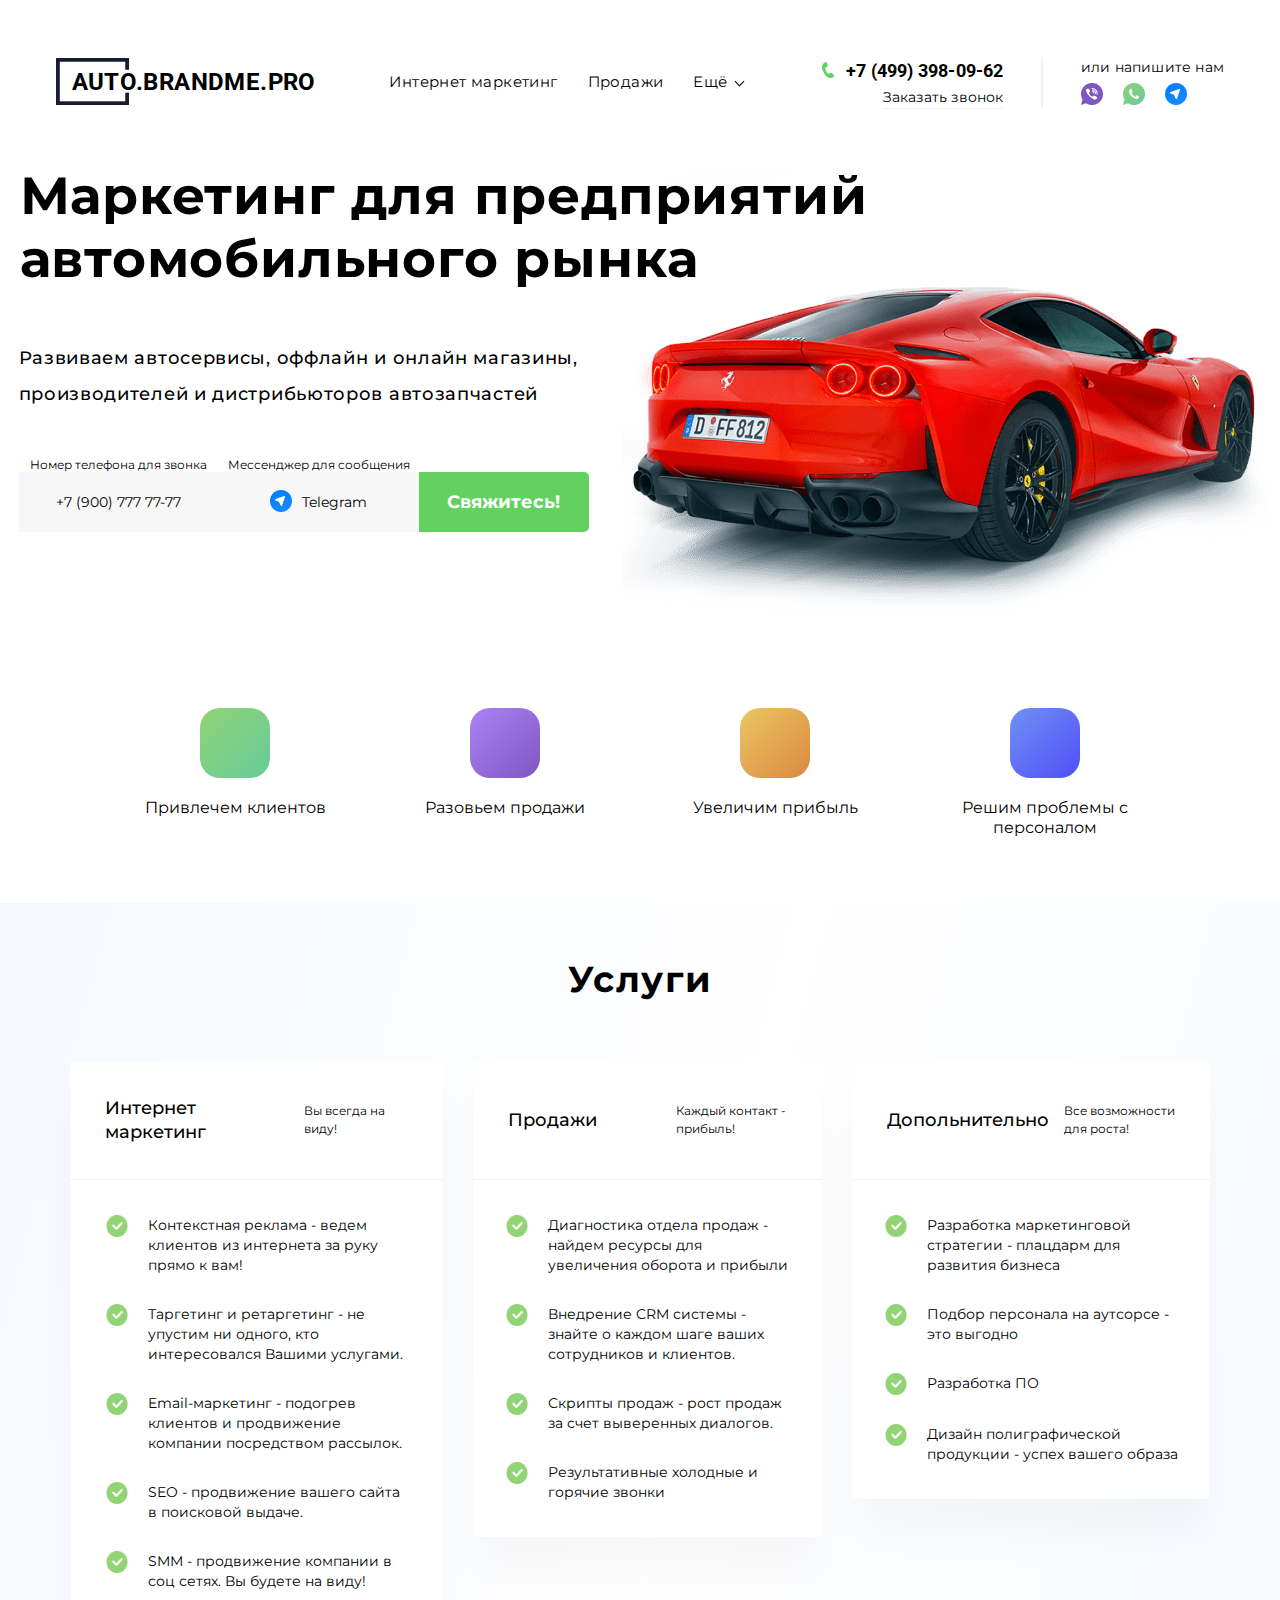
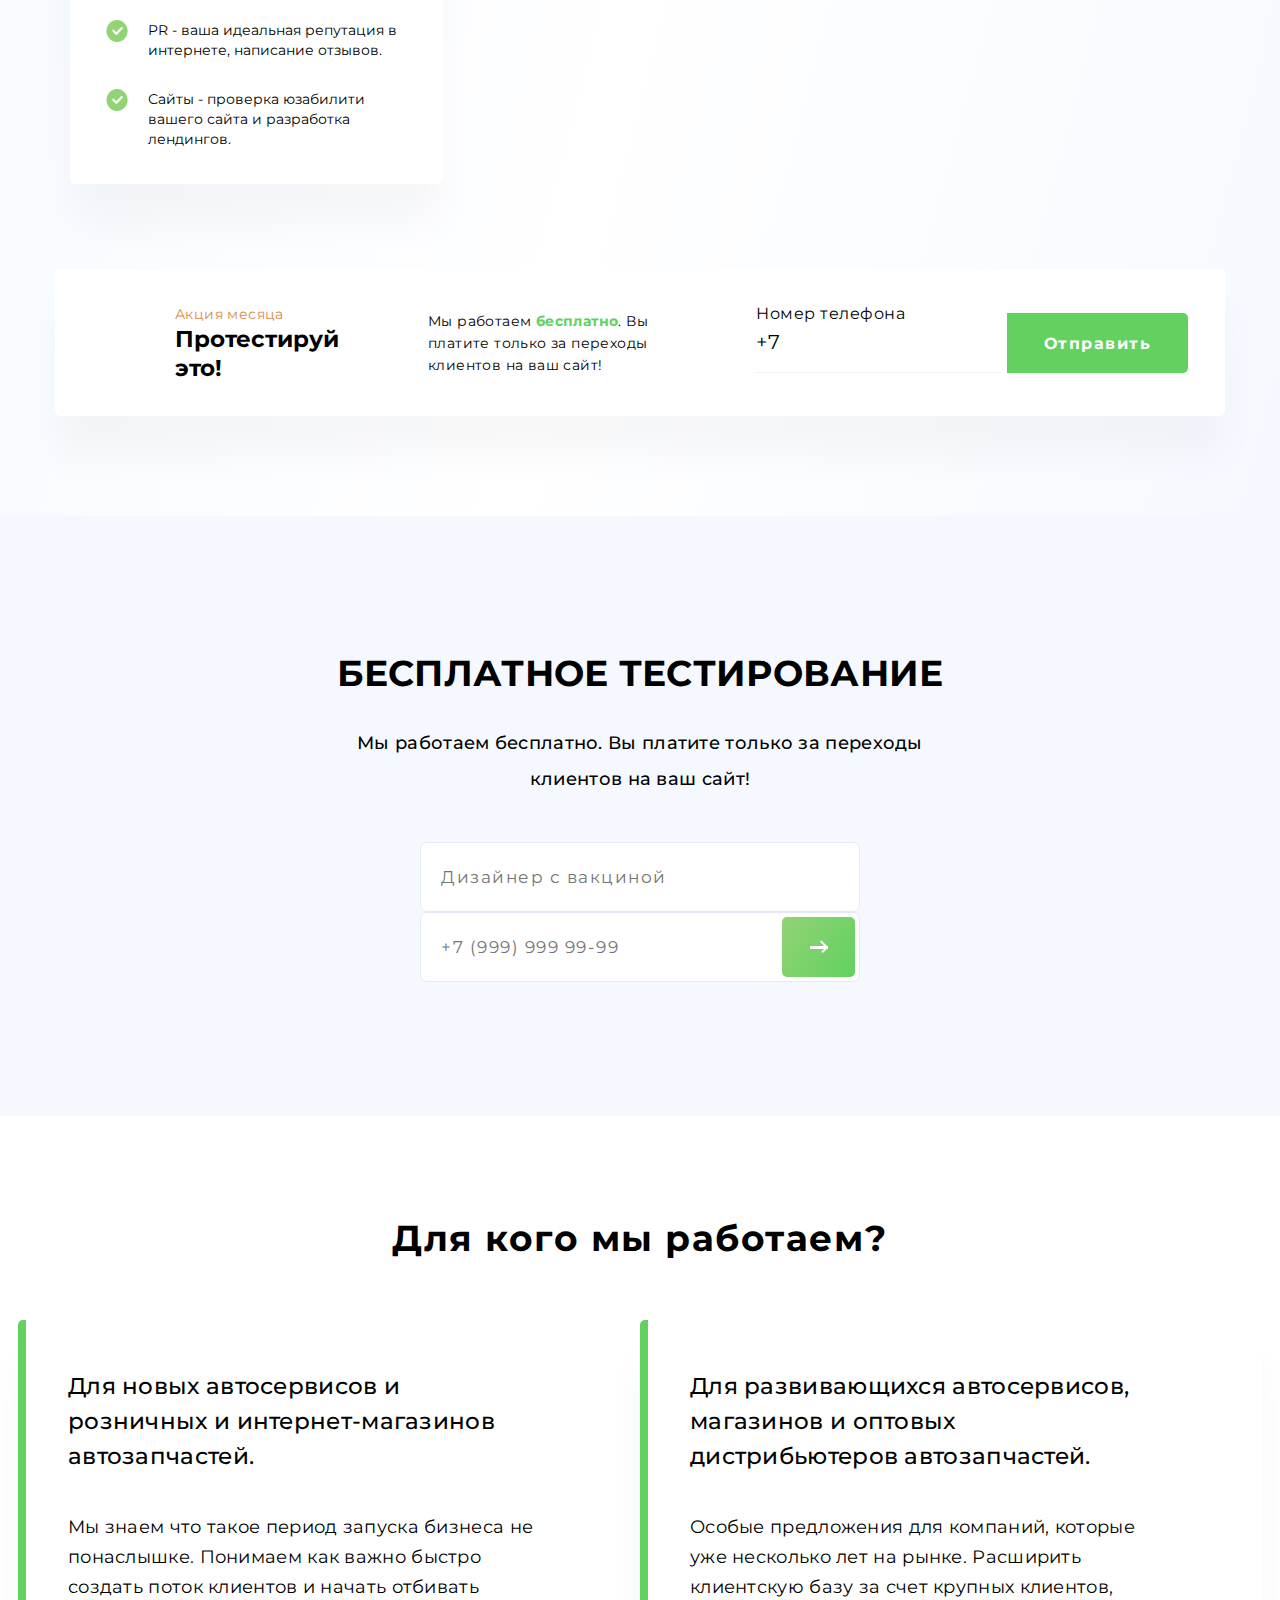
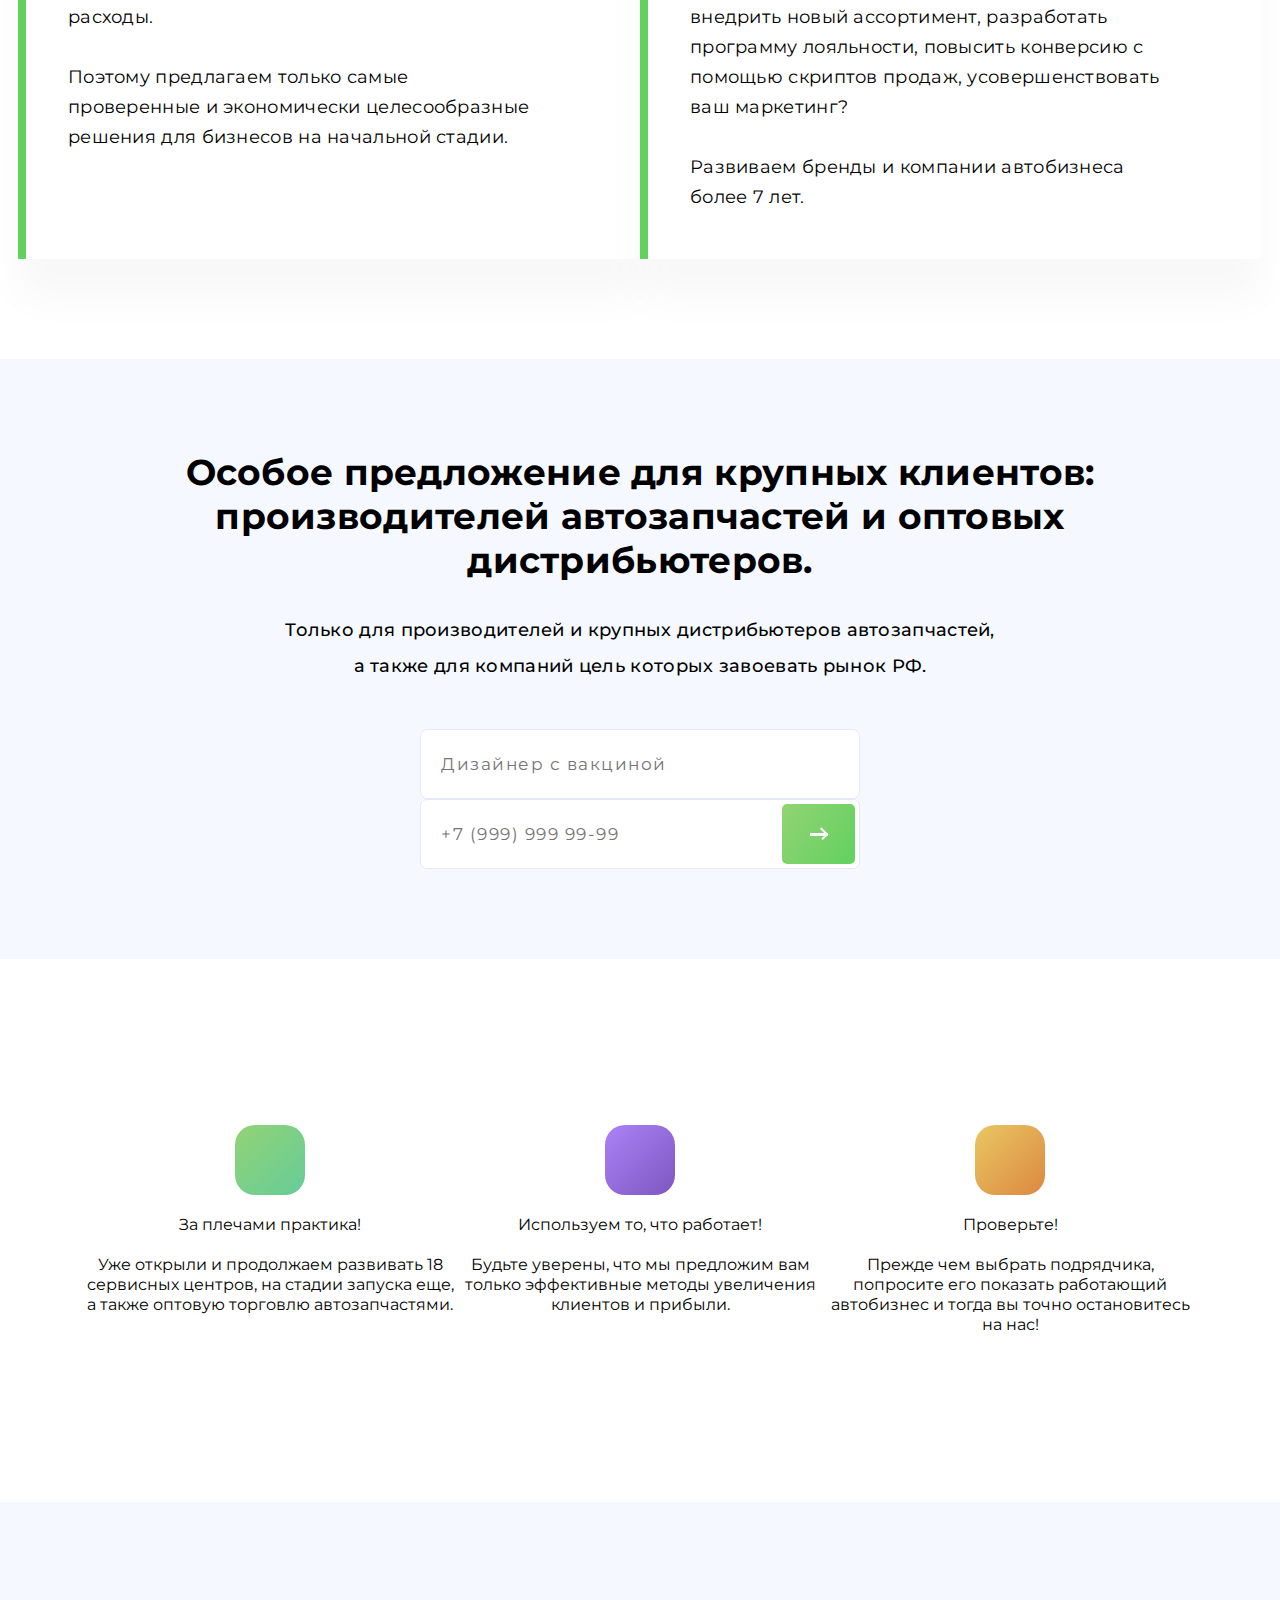
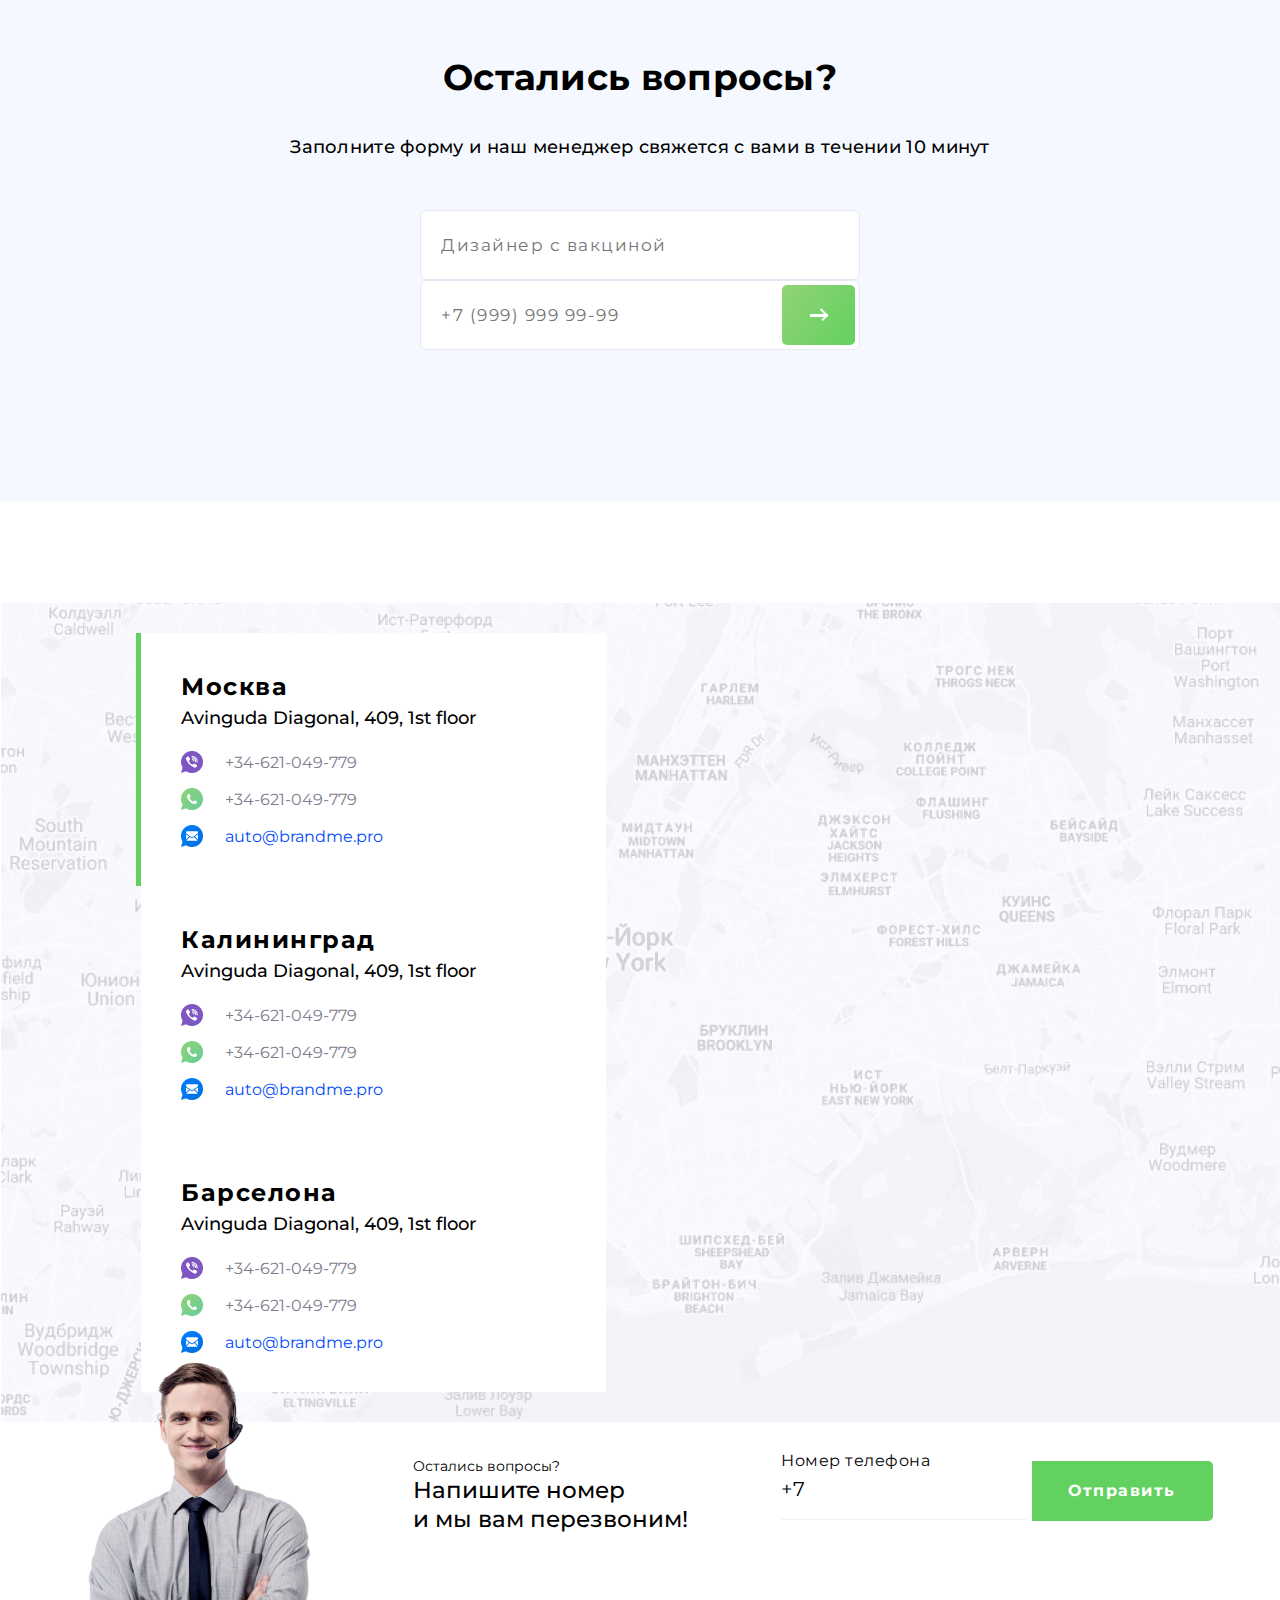
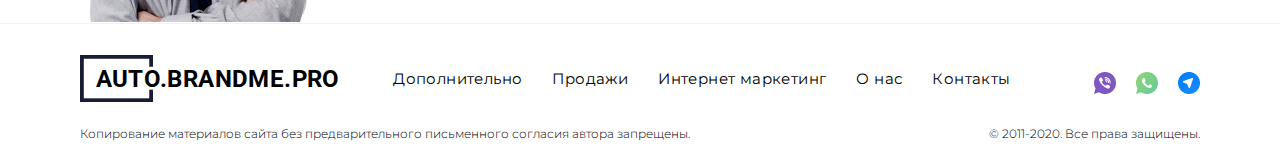
<file: index.html>
<!DOCTYPE html>
<html lang="en">

<head>
  <meta charset="UTF-8">
  <meta name="viewport" content="width=device-width, initial-scale=1.0">
  <meta http-equiv="X-UA-Compatible" content="ie=edge">
  <link rel="stylesheet" href="./css/style.css">
  <title>Auto.Brandme.PRO - Маркетинг для предприятий автомобильного рынка</title>
</head>

<body>

    <section class="header">
      <section class="header__item logo">
        <img src="./img/logo_rectangle.png" alt="" class="logo__image">
        <p class="logo__text">auto.brandme.pro</p>
      </section>
      <nav class="header__item menu">
        <ul class="menu__list">
          <li class="menu__item">
            <a href="" class="menu__link">Интернет маркетинг</a>
          </li>
          <li class="menu__item">
            <a href="" class="menu__link">Продажи</a>
          </li>
          <li class="menu__item ">
            <a href="" class="menu__link menu__link--else">Ещё</a>
          </li>
        </ul>
      </nav>
      <section class="header__item contacts">
        <div class="contacts__part">
          <p class="contacts__phoneNumber">
            <a href="tel:+74993980962">+7 (499) 398-09-62</a>
          </p>
          <p class="contacts__text contacts__text--border">Заказать звонок</p>
        </div>
        <div class="contacts__part--border"></div>
        <div class="contacts__part">
          <p class="contacts__text">или напишите нам</p>
          <section class="socialBlock">
            <ul class="socialBlock__list">
              <li class="socialBlock__item">
                <a href="#">
                  <img src="./img/social_icons/Viber.png" alt="Ссылка на Viber" class="socialBlock__icon">
                </a>
              </li>
              <li class="socialBlock__item">
                <a href="#">
                  <img src="./img/social_icons/Whatsapp.png" alt="Ссылка на Whatsapp" class="socialBlock__icon">
                </a>
              </li>
              <li class="socialBlock__item">
                <a href="#">
                  <img src="./img/social_icons/Telegram.png" alt="Ссылка на Telegram" class="socialBlock__icon">
                </a>
              </li>
            </ul>
          </section>
        </div>
      </section>
    </section>

    <section class="content">
      <h1 class="content__h1">Маркетинг для предприятий автомобильного рынка</h1>
      <div class="content__wrap content__wrap--width568">
        <img src="./img/car.png" alt="Красный гоночный автомобиль" class="content__image order--1">
        <div class="content__wrap content__wrap--column order--2">
            <p class="content__text">Развиваем автосервисы, оффлайн и онлайн магазины, производителей и дистрибьюторов автозапчастей</p>
            <div class="contactUs">
              <div class="contactUs__part">
                <p class="contactUs__smalltext">Номер телефона для звонка</p>
                <a href="tel:+79007777777" class="contactUs__text"> +7 (900) 777 77-77 </a>
              </div>
              <div class="contactUs__part">
                <p class="contactUs__smalltext">Мессенджер для сообщения</p>
                <a href="#" class="contactUs__text contactUs__text--telegram">Telegram</a>
              </div>
              <button class="contactUs__button">Свяжитесь!</button>
            </div>
            </div>
          </div>
      </div>
    </section>
    <section class="profit">
      <div class="profit__wrap">
        <div class="profit__card">
          <div class="profit__icon profit__icon--green"></div>
          <p class="profit__title">Привлечем клиентов</p>
        </div>
        <div class="profit__card">
          <div class="profit__icon profit__icon--purple"></div>
          <p class="profit__title">Разовьем продажи</p>
        </div>
        <div class="profit__card">
          <div class="profit__icon profit__icon--orange"></div>
          <p class="profit__title">Увеличим прибыль</p>
        </div>
        <div class="profit__card">
          <div class="profit__icon profit__icon--blue"></div>
          <p class="profit__title">Решим проблемы с персоналом </p>
        </div>
      </div>
    </section>
    <section class="services">
      <div class="services__wrap">
        <h2 class="services__title">Услуги</h2>
        <div class="services__block">
          <section class="services__card">
            <div class="services__header">
              <p class="services__text services__text--big">Интернет маркетинг</p>
              <p class="services__text services__text--small">Вы всегда на виду!</p>
            </div>
            <div class="services__body">
              <div class="services__string">
                <img src="./img/check.png" alt="" class="services__icon">
                <p class="services__text">Контекстная реклама - ведем клиентов из интернета за руку прямо к вам!</p>
              </div>
              <div class="services__string">
                <img src="./img/check.png" alt="" class="services__icon">
                <p class="services__text">Таргетинг и ретаргетинг - не упустим ни одного, кто интересовался Вашими услугами.</p>
              </div>
              <div class="services__string">
                <img src="./img/check.png" alt="" class="services__icon">
                <p class="services__text">Email-маркетинг - подогрев клиентов и продвижение компании посредством рассылок.</p>
              </div>
              <div class="services__string">
                <img src="./img/check.png" alt="" class="services__icon">
                <p class="services__text">SEO - продвижение вашего сайта в поисковой выдаче.</p>
              </div>
              <div class="services__string">
                <img src="./img/check.png" alt="" class="services__icon">
                <p class="services__text">SMM - продвижение компании в соц сетях. Вы будете на виду!</p>
              </div>
              <div class="services__string">
                <img src="./img/check.png" alt="" class="services__icon">
                <p class="services__text">PR - ваша идеальная репутация в интернете, написание отзывов.</p>
              </div>
              <div class="services__string">
                <img src="./img/check.png" alt="" class="services__icon">
                <p class="services__text">Сайты - проверка юзабилити вашего сайта и разработка лендингов.</p>
              </div>
            </div>
          </section>
          <section class="services__card">
            <div class="services__header">
              <p class="services__text services__text--big">Продажи</p>
              <p class="services__text services__text--small">Каждый контакт - прибыль!</p>
            </div>
            <div class="services__body">
              <div class="services__string">
                <img src="./img/check.png" alt="" class="services__icon">
                <p class="services__text">Диагностика отдела продаж - найдем ресурсы для увеличения оборота и прибыли</p>
              </div>
              <div class="services__string">
                <img src="./img/check.png" alt="" class="services__icon">
                <p class="services__text">Внедрение CRM системы - знайте о каждом шаге ваших сотрудников и клиентов.</p>
              </div>
              <div class="services__string">
                <img src="./img/check.png" alt="" class="services__icon">
                <p class="services__text">Скрипты продаж - рост продаж за счет выверенных диалогов.</p>
              </div>
              <div class="services__string">
                <img src="./img/check.png" alt="" class="services__icon">
                <p class="services__text">Результативные холодные и горячие звонки</p>
              </div>
            </div>
          </section>
          <section class="services__card">
            <div class="services__header">
              <p class="services__text services__text--big">Допольнительно</p>
              <p class="services__text services__text--small">Все возможности для роста!</p>
            </div>
            <div class="services__body">
              <div class="services__string">
                <img src="./img/check.png" alt="" class="services__icon">
                <p class="services__text">Разработка маркетинговой стратегии - плацдарм для развития бизнеса</p>
              </div>
              <div class="services__string">
                <img src="./img/check.png" alt="" class="services__icon">
                <p class="services__text">Подбор персонала на аутсорсе - это выгодно</p>
              </div>
              <div class="services__string">
                <img src="./img/check.png" alt="" class="services__icon">
                <p class="services__text">Разработка ПО</p>
              </div>
              <div class="services__string">
                <img src="./img/check.png" alt="" class="services__icon">
                <p class="services__text">Дизайн полиграфической продукции - успех вашего образа</p>
              </div>
            </div>
          </section>
        </div>
      </div>
      <section class="segment">
        <div class="segment__left">
          <div class="segment__left--column">
            <p class="segment__text segment__text--orange">Акция месяца</p>
            <p class="segment__text segment__text--big">Протестируй это!</p>
          </div>
          <p class="segment__text segment__text--width">Мы работаем <span class="segment__text  segment__text--green">бесплатно</span>. Вы платите только за переходы клиентов на ваш сайт!</p>
        </div>
        <div class="segment__right">
          <form class="segment__form" action="index.html" method="post">
            <input type="tel" name="tel" value="+7" class="segment__tel">
            <button type="button" name="button" class="segment__btn">Отправить</button>
          </form>
        </div>
      </section>
    </section>
    <section class="stock">
      <h2 class="stock__title">БЕСПЛАТНОЕ ТЕСТИРОВАНИЕ</h2>
      <h3 class="stock__subtitle">Мы работаем бесплатно. Вы платите только за переходы <br>клиентов на ваш сайт!</h3>
      <form class="stock__form" action="index.html" method="post">
        <input class="stock__input" placeholder="Дизайнер с вакциной" type="tel" name="tel" value="">
        <div class="stock__wrap">
          <input class="stock__input stock__input--short" placeholder="+7 (999) 999 99-99" type="text" name="text" value="">
          <button class="stock__button" type="button" name="button">
            <p class="stock__arrow"></p>
          </button>
        </div>
      </form>
    </section>
    <section class="forWhom">
      <section class="forWhom__wrap">
        <p class="forWhom__title">Для кого мы работаем?</p>
        <div class="forWhom__block">
          <section class="forWhom__card">
            <p class="forWhom__subtitle">Для новых автосервисов и розничных и интернет-магазинов автозапчастей.</p>
            <p class="forWhom__text">Мы знаем что такое период запуска бизнеса не понаслышке. Понимаем как важно быстро создать поток клиентов и начать отбивать расходы.
              <br>
              <br>
              Поэтому предлагаем только самые проверенные и экономически целесообразные решения для бизнесов на начальной стадии.</p>
          </section>
          <section class="forWhom__card">
          <p class="forWhom__subtitle">Для развивающихся автосервисов, магазинов и оптовых дистрибьютеров автозапчастей.</p>
          <p class="forWhom__text">Особые предложения для компаний, которые уже несколько лет на рынке. Расширить клиентскую базу за счет крупных клиентов, внедрить новый ассортимент, разработать программу лояльности, повысить конверсию с помощью
            скриптов продаж, усовершенствовать ваш маркетинг?
            <br>
            <br>
            Развиваем бренды и компании автобизнеса более 7 лет.</p>
        </section>
        </div>
      </section>
    </section>
    <section class="stock">
      <h2 class="stock__title">Особое предложение для крупных клиентов:<br> производителей автозапчастей и оптовых<br> дистрибьютеров.</h2>
      <h3 class="stock__subtitle">Только для производителей и крупных дистрибьютеров автозапчастей, <br>а также для компаний цель которых завоевать рынок РФ.</h3>
      <form class="stock__form" action="index.html" method="post">
        <input class="stock__input" placeholder="Дизайнер с вакциной" type="tel" name="tel" value="">
        <div class="stock__wrap">
          <input class="stock__input stock__input--short" placeholder="+7 (999) 999 99-99" type="text" name="text" value="">
          <button class="stock__button" type="button" name="button">
            <p class="stock__arrow"></p>
          </button>
        </div>
      </form>
    </section>
    <section class="profit">
      <div class="profit__wrap">
        <div class="profit__card profit__card--big">
          <div class="profit__icon profit__icon--green"></div>
          <p class="profit__title">За плечами практика!</p>
          <p class="profit__text">Уже открыли и продолжаем развивать 18 сервисных центров, на стадии запуска еще, а также оптовую торговлю автозапчастями.</p>
        </div>
        <div class="profit__card profit__card--big">
          <div class="profit__icon profit__icon--purple"></div>
          <p class="profit__title">Используем то, что работает!</p>
          <p class="profit__text">Будьте уверены, что мы предложим вам только эффективные методы увеличения клиентов и прибыли.</p>
        </div>
        <div class="profit__card profit__card--big">
          <div class="profit__icon profit__icon--orange"></div>
          <p class="profit__title">Проверьте!</p>
          <p class="profit__text">Прежде чем выбрать подрядчика, попросите его показать работающий автобизнес и тогда вы точно остановитесь на нас!</p>
        </div>
      </div>
    </section>
    <section class="stock">
      <p class="stock__title">Остались вопросы?</p>
      <p class="stock__subtitle">Заполните форму и наш менеджер свяжется с вами в течении 10 минут</p>
      <form class="stock__form" action="index.html" method="post">
        <input class="stock__input" placeholder="Дизайнер с вакциной" type="tel" name="tel" value="">
        <div class="stock__wrap">
          <input class="stock__input stock__input--short" placeholder="+7 (999) 999 99-99" type="text" name="text" value="">
          <button class="stock__button" type="button" name="button">
            <p class="stock__arrow"></p>
          </button>
        </div>
      </form>
    </section>
    <section class="map">
      <div class="map__wrap">
        <div class="map__cards">
          <div class="map__card map__card--active">
            <p class="map__city">Москва</p>
            <p class="map__address">Avinguda Diagonal, 409, 1st floor</p>
            <div class="map__contacts">
              <p class="map__contact map__contact--viber">+34-621-049-779</p>
              <p class="map__contact map__contact--whatsapp">+34-621-049-779</p>
              <p class="map__contact map__contact--email">auto@brandme.pro</p>
            </div>
          </div>
          <div class="map__card">
            <p class="map__city">Калининград</p>
            <p class="map__address">Avinguda Diagonal, 409, 1st floor</p>
              <div class="map__contacts">
                <p class="map__contact map__contact--viber">+34-621-049-779</p>
                <p class="map__contact map__contact--whatsapp">+34-621-049-779</p>
                <p class="map__contact map__contact--email">auto@brandme.pro</p>
              </div>
          </div>
          <div class="map__card">
          <p class="map__city">Барселона</p>
          <p class="map__address">Avinguda Diagonal, 409, 1st floor</p>
            <div class="map__contacts">
              <p class="map__contact map__contact--viber">+34-621-049-779</p>
              <p class="map__contact map__contact--whatsapp">+34-621-049-779</p>
              <p class="map__contact map__contact--email">auto@brandme.pro</p>
            </div>
          </div>
        </div>
      </div>
      <section class="callBack">
        <div class="callBack__wrap">
          <img src="./img/someDude.png" alt="" class="callBack__image">
          <div class="callBack__content">
            <p class="callBack__uptitle">Остались вопросы?</p>
            <p class="callBack__title">Напишите номер <br>и мы вам перезвоним!</p>
          </div>
          <form class="callBack__form segment__form" action="index.html" method="post">
            <input type="tel" name="tel" value="+7" class="segment__tel">
            <button type="button" name="button" class="segment__btn">Отправить</button>
          </form>
        </div>
      </section>
    </section>

    <footer class="footer">
      <div class="footer__wrap">
        <div class="footer__part">
          <div class="footer__item logo">
              <img src="./img/logo_rectangle.png" alt="" class="logo__image">
            <p class="logo__text">auto.brandme.pro</p>
          </div>
          <div class="footer__item menu">
            <ul class="menu__list menu__list--footer">
              <li class="menu__item">
                <a href="" class="menu__link">Дополнительно</a>
              </li>
              <li class="menu__item">
                <a href="" class="menu__link">Продажи</a>
              </li>
              <li class="menu__item">
                <a href="" class="menu__link">Интернет маркетинг</a>
              </li>
              <li class="menu__item">
                <a href="" class="menu__link">О нас</a>
              </li>
              <li class="menu__item">
                <a href="" class="menu__link">Контакты</a>
              </li>
            </ul>
          </div>
          <div class="footer__item">
            <section class="socialBlock">
              <ul class="socialBlock__list">
                <li class="socialBlock__item">
                  <a href="#">
                    <img src="./img/social_icons/Viber.png" alt="Ссылка на Viber" class="socialBlock__icon">
                  </a>
                </li>
                <li class="socialBlock__item">
                  <a href="#">
                    <img src="./img/social_icons/Whatsapp.png" alt="Ссылка на Whatsapp" class="socialBlock__icon">
                  </a>
                </li>
                <li class="socialBlock__item">
                  <a href="#">
                    <img src="./img/social_icons/Telegram.png" alt="Ссылка на Telegram" class="socialBlock__icon">
                  </a>
                </li>
              </ul>
            </section>
          </div>
        </div>
        <div class="footer__part">
          <p class="footer__text">Копирование материалов сайта без предварительного письменного согласия автора запрещены.</p>
          <p class="footer__text">© 2011-2020. Все права защищены.</p>
        </div>
      </div>
    </footer>

</body>

</html>
</file>
<file: css/style.css>
@charset "UTF-8";
@import url("https://fonts.googleapis.com/css2?family=Roboto:wght@700&display=swap");
@import url("https://fonts.googleapis.com/css2?family=Montserrat:wght@300;400;500;700;800&display=swap");
* {
  font-family: "Montserrat", sans-serif;
  color: #000;
  margin: 0;
  padding: 0;
  text-decoration: none;
  list-style: none;
  letter-spacing: 1.5px; }

.header {
  height: 50px;
  width: 1168px;
  margin: 57px auto;
  display: flex;
  justify-content: space-between;
  align-items: center; }
  @media (max-width: 425px) {
    .header {
      width: 100%;
      margin: 20px auto;
      height: inherit;
      flex-direction: column;
      justify-content: center; } }

.logo {
  position: relative; }
  .logo__image {
    position: absolute;
    height: 47px;
    width: 73px;
    top: -10px; }
  .logo__text {
    font-family: "Roboto", sans-serif;
    font-size: 24px;
    font-weight: 700;
    line-height: 28px;
    text-align: left;
    text-transform: uppercase;
    margin-left: 15.5px;
    letter-spacing: 0.4px; }

.menu {
  width: 365px;
  display: flex;
  justify-content: space-between;
  align-items: center;
  border: 1px solid transparent; }
  @media (max-width: 425px) {
    .menu {
      margin: 40px auto; } }
  .menu__list {
    display: flex;
    justify-content: center;
    align-items: center;
    width: 100%; }
    @media (max-width: 425px) {
      .menu__list {
        justify-content: center;
        align-items: center; } }
    @media (max-width: 425px) {
      .menu__list--footer {
        flex-direction: column; } }
  .menu__item {
    flex-grow: 1;
    flex-shrink: 0;
    margin-right: 30px; }
    @media (max-width: 425px) {
      .menu__item {
        margin-right: 0; } }
  .menu__link {
    text-decoration: none;
    font-family: "Montserrat", sans-serif;
    font-weight: 400;
    font-size: 15px;
    line-height: 20px;
    color: #000;
    letter-spacing: 0.4px; }
    .menu__link--else::after {
      content: "";
      border: solid black;
      border-width: 0 1px 1px 0;
      display: inline-block;
      margin-left: 8px;
      margin-bottom: 2px;
      padding: 3px;
      transform: rotate(45deg);
      -webkit-transform: rotate(45deg); }

.contacts {
  width: 378px;
  height: 48px;
  display: flex;
  justify-content: space-between;
  align-items: center; }
  @media (max-width: 425px) {
    .contacts {
      width: 80%; } }
  .contacts__part {
    display: flex;
    flex-direction: column;
    justify-content: center;
    align-items: flex-end; }
    .contacts__part--border {
      height: 100%;
      border: 1px solid rgba(0, 0, 0, 0.05); }
  .contacts__phoneNumber {
    margin-bottom: 9px;
    position: relative; }
    .contacts__phoneNumber::before {
      content: url("./../img/phone.png");
      width: 12px;
      height: 16px;
      position: absolute;
      top: 2px;
      left: -24px; }
    .contacts__phoneNumber > a {
      font-family: "Roboto", sans-serif;
      font-size: 18px;
      font-style: normal;
      font-weight: 700;
      line-height: 21px;
      letter-spacing: 0em;
      text-align: left;
      letter-spacing: 0.2px; }
  .contacts__text {
    font-family: "Montserrat", sans-serif;
    font-size: 14px;
    font-style: normal;
    font-weight: 400;
    line-height: 14px;
    letter-spacing: 0em;
    text-align: left;
    letter-spacing: 0.2px;
    position: relative; }
    .contacts__text--border::after {
      content: "";
      position: absolute;
      width: 100%;
      top: 18px;
      left: 0;
      border-bottom: 1px solid rgba(0, 0, 0, 0.05); }

.socialBlock {
  width: 106px;
  height: 22px;
  margin-top: 9px;
  margin-right: auto; }
  .socialBlock__list {
    display: flex;
    justify-content: space-between;
    align-items: center; }
  .socialBlock__icon {
    width: 22px;
    height: 22px; }

.content {
  width: 1241px;
  margin: 0 auto;
  position: relative; }
  @media (max-width: 425px) {
    .content {
      width: 100%;
      margin: 80px auto 0; } }
  .content--flexColumn {
    display: flex;
    justify-content: center;
    align-items: center;
    flex-direction: column; }
  .content__h1 {
    width: 868px;
    font-family: "Montserrat", sans-serif;
    font-size: 52px;
    font-weight: 700;
    line-height: 63px;
    letter-spacing: 0em;
    text-align: left;
    letter-spacing: 0.8px; }
    @media (max-width: 425px) {
      .content__h1 {
        width: 90%;
        font-size: 28px;
        line-height: 40px;
        letter-spacing: 0px;
        margin: 20px auto; } }
  .content__wrap {
    display: flex;
    justify-content: center;
    align-items: center;
    position: relative; }
    @media (max-width: 425px) {
      .content__wrap {
        flex-direction: column; } }
    .content__wrap--column {
      flex-direction: column; }
      @media (max-width: 425px) {
        .content__wrap--column {
          width: 100%; } }
    .content__wrap--width568 {
      width: 568px; }
      @media (max-width: 425px) {
        .content__wrap--width568 {
          width: 100%;
          flex-direction: column; } }
    .content__wrap--flexstart {
      justify-content: flex-start;
      align-items: flex-start; }
  .content__text {
    font-family: "Montserrat", sans-serif;
    font-size: 18px;
    font-weight: 500;
    line-height: 36px;
    letter-spacing: 0em;
    text-align: left;
    letter-spacing: 0.7px;
    margin: 50px 0; }
    @media (max-width: 425px) {
      .content__text {
        width: 90%;
        font-size: 14px;
        line-height: 40px;
        letter-spacing: 0px;
        margin: 20px auto; } }
  .content__image {
    position: absolute;
    width: 646px;
    height: 499px;
    left: 602px;
    top: -130px; }
    @media (max-width: 425px) {
      .content__image {
        width: 100%;
        height: auto;
        position: static;
        margin: 0; } }

.contactUs {
  display: flex;
  justify-content: center;
  align-items: center;
  height: 80px; }
  @media (max-width: 425px) {
    .contactUs {
      width: 80%;
      height: inherit;
      margin: 50px auto 0;
      flex-direction: column; } }
  .contactUs__part {
    width: 200px;
    height: 60px;
    background-color: #F7F7F7;
    display: flex;
    justify-content: center;
    align-items: center;
    position: relative; }
    @media (max-width: 425px) {
      .contactUs__part {
        width: 100%;
        margin-bottom: 20px; } }
  .contactUs__smalltext {
    position: absolute;
    font-family: "Montserrat", sans-serif;
    font-size: 12px;
    font-weight: 400;
    line-height: 15px;
    letter-spacing: 0em;
    top: -15px; }
  .contactUs__text {
    font-family: "Montserrat", sans-serif;
    font-size: 14px;
    font-style: normal;
    font-weight: 400;
    line-height: 17px;
    letter-spacing: 0em;
    text-align: left; }
    .contactUs__text--telegram {
      display: flex;
      justify-content: center;
      align-items: center; }
      .contactUs__text--telegram::before {
        content: url("./../img/social_icons/Telegram.png");
        margin-right: 10px;
        margin-top: 2px; }
  .contactUs__button {
    width: 170px;
    height: 60px;
    font-family: "Montserrat", sans-serif;
    color: #ffffff;
    background-color: #62D15F;
    border: none;
    font-size: 18px;
    font-style: normal;
    font-weight: 700;
    line-height: 22px;
    letter-spacing: 0em;
    text-align: center;
    border-radius: 0px 5px 5px 0px; }

.profit {
  width: 100%; }
  .profit__wrap {
    width: 1170px;
    margin: 166px auto 65px auto;
    display: flex;
    justify-content: center;
    align-items: center; }
    @media (max-width: 425px) {
      .profit__wrap {
        width: 80%;
        flex-wrap: wrap;
        justify-content: space-between;
        align-items: flex-start; } }
  .profit__card {
    display: flex;
    flex-direction: column;
    justify-content: flex-start;
    align-items: center;
    width: 270px;
    height: 130px; }
    @media (max-width: 425px) {
      .profit__card {
        width: 40%;
        height: auto; } }
    .profit__card--big {
      width: 370px;
      height: 212px;
      margin-bottom: 100px; }
  .profit__icon {
    height: 70px;
    width: 70px;
    border-radius: 20px;
    margin-bottom: 20px; }
    .profit__icon--green {
      background: linear-gradient(to bottom right, #92D375 0%, #66CC99 100%); }
    .profit__icon--purple {
      background: linear-gradient(to top left, #7E57C2 0%, #AC82F5 100%); }
    .profit__icon--orange {
      background: linear-gradient(to bottom right, #E9C763 0%, #DC8840 100%); }
    .profit__icon--blue {
      background: linear-gradient(to bottom right, #7090F5 0%, #504FF6 100%); }
  .profit__title {
    font-family: "Montserrat", sans-serif;
    font-size: 16px;
    font-style: normal;
    font-weight: 400;
    line-height: 20px;
    letter-spacing: 0;
    text-align: center; }
  .profit__text {
    font-size: 16px;
    font-weight: 400;
    line-height: 20px;
    text-align: center;
    letter-spacing: 0;
    margin-top: 20px; }

.services {
  position: relative;
  width: 100%;
  background: linear-gradient(104.3deg, #F5F9FF 2.89%, #FFFFFF 51.15%, #F5F9FF 100%); }
  .services__wrap {
    width: 1170px;
    margin: 0 auto;
    display: flex;
    justify-content: center;
    align-items: center;
    flex-direction: column; }
    @media (max-width: 425px) {
      .services__wrap {
        width: 100%; } }
  .services__title {
    font-family: "Montserrat", sans-serif;
    font-size: 36px;
    font-weight: 700;
    line-height: 44px;
    margin: 54px auto 60px auto; }
  .services__block {
    display: flex;
    justify-content: center;
    align-items: flex-start;
    margin-bottom: 332px; }
    @media (max-width: 425px) {
      .services__block {
        width: 100%;
        margin: 0;
        flex-wrap: wrap; } }
  .services__card {
    display: flex;
    flex-direction: column;
    justify-content: flex-start;
    align-items: center;
    margin: 0 15px;
    background: #FFFFFF;
    box-shadow: 0px 40px 40px rgba(0, 0, 0, 0.03);
    border-radius: 5px; }
    @media (max-width: 425px) {
      .services__card {
        margin: 15px auto; } }
  .services__header {
    width: 100%;
    height: 118px;
    display: flex;
    justify-content: space-between;
    align-items: center;
    border-bottom: 1px solid rgba(0, 0, 0, 0.05); }
  .services__text {
    font-family: "Montserrat", sans-serif;
    font-size: 14px;
    font-style: normal;
    font-weight: 400;
    line-height: 20px;
    letter-spacing: 0em;
    text-align: left;
    max-width: 260px; }
  .services__text--big {
    font-size: 18px;
    font-weight: 500;
    line-height: 24px;
    padding-left: 35px;
    margin-right: 15px; }
  .services__text--small {
    width: 111px;
    font-size: 12px;
    line-height: 18px;
    padding-right: 35px; }
  .services__body {
    padding: 35px 32.5px 6px 32.5px; }
  .services__string {
    display: flex;
    justify-content: flex-start;
    margin-bottom: 29px; }
  .services__icon {
    margin-right: 20px;
    height: 22px;
    width: 22px; }

.segment {
  position: absolute;
  bottom: 100px;
  width: 1170px;
  height: 147px;
  margin: 0 auto 100px auto;
  position: absolute;
  left: 0;
  bottom: 0;
  right: 0;
  display: flex;
  justify-content: center;
  align-items: center;
  background-color: #ffffff;
  box-shadow: 0px 40px 40px rgba(0, 0, 0, 0.03);
  border-radius: 5px; }
  @media (max-width: 425px) {
    .segment {
      width: 100%;
      height: auto;
      position: static;
      flex-direction: column; } }
  .segment__left {
    flex: 1;
    display: flex;
    justify-content: space-between;
    align-items: center; }
    @media (max-width: 425px) {
      .segment__left {
        width: 100%;
        flex-direction: column;
        justify-content: space-around;
        align-items: center; } }
  .segment__right {
    width: 427px;
    flex: 1;
    display: flex;
    justify-content: center;
    align-items: center; }
    @media (max-width: 425px) {
      .segment__right {
        width: 90%;
        margin-top: 20px; } }
  .segment__left--column {
    flex: 0;
    display: flex;
    flex-direction: column;
    align-items: flex-start;
    margin-left: 120px;
    margin-right: 89px; }
    @media (max-width: 425px) {
      .segment__left--column {
        align-items: center;
        margin: 0; } }
  .segment__text {
    letter-spacing: 0.4px;
    font-size: 14px;
    line-height: 22px; }
    .segment__text--width {
      width: 261px; }
      @media (max-width: 425px) {
        .segment__text--width {
          width: 80%;
          text-align: center;
          margin-bottom: 20px; } }
    @media (max-width: 425px) {
      .segment__text {
        font-size: 14px; } }
  .segment__text--orange {
    text-align: left;
    font-size: 14px;
    color: #DC8840; }
    @media (max-width: 425px) {
      .segment__text--orange {
        font-size: 14px; } }
  .segment__text--big {
    font-weight: bold;
    font-size: 23px;
    line-height: 29px;
    letter-spacing: 0px; }
    @media (max-width: 425px) {
      .segment__text--big {
        font-size: 24px;
        margin-bottom: 20px; } }
  .segment__text--green {
    font-weight: bold;
    color: #62D15F; }
  .segment__form {
    position: relative;
    letter-spacing: 0.5px;
    margin-left: 30px; }
    .segment__form::before {
      position: absolute;
      content: 'Номер телефона';
      top: -8px; }
      @media (max-width: 425px) {
        .segment__form::before {
          left: 0; } }
    @media (max-width: 425px) {
      .segment__form {
        width: 100%;
        display: flex;
        justify-content: center;
        align-items: center; } }
  .segment__tel {
    width: 246px;
    height: 60px;
    font-size: 20px;
    font-style: normal;
    font-weight: 400;
    line-height: 20px;
    letter-spacing: 0em;
    text-align: left;
    border: none;
    outline: none;
    border-bottom: 1px solid rgba(0, 0, 0, 0.05); }
  .segment__btn {
    color: #ffffff;
    font-family: Montserrat;
    font-size: 16px;
    font-weight: 700;
    width: 181px;
    height: 60px;
    background: #62D15F;
    border-radius: 0px 5px 5px 0px;
    border: none; }

.stock {
  height: 600px;
  display: flex;
  justify-content: center;
  align-items: center;
  flex-direction: column;
  background: #F5F9FF; }
  @media (max-width: 425px) {
    .stock {
      width: 100%;
      height: auto;
      margin-top: 40px; } }
  .stock__title {
    font-size: 36px;
    font-weight: 700;
    line-height: 44px;
    letter-spacing: 0.3px;
    text-align: center; }
    @media (max-width: 425px) {
      .stock__title {
        width: 95%;
        font-size: 30px;
        margin-top: 40px; } }
  .stock__subtitle {
    font-size: 18px;
    font-weight: 500;
    line-height: 36px;
    text-align: center;
    margin-top: 30px;
    margin-bottom: 45px;
    letter-spacing: 0.3px; }
  .stock__form {
    display: flex;
    justify-content: center;
    align-items: center;
    flex-direction: column; }
    @media (max-width: 425px) {
      .stock__form {
        width: 90%; } }
  .stock__wrap {
    position: relative; }
    @media (max-width: 425px) {
      .stock__wrap {
        width: 100%; } }
  .stock__input {
    width: 440px;
    height: 70px;
    background: #FFFFFF;
    border: 1px solid #E6E8F6;
    box-sizing: border-box;
    border-radius: 7px;
    outline: none;
    padding-left: 20px;
    font-size: 17px;
    color: #979EA5; }
    @media (max-width: 425px) {
      .stock__input {
        width: 100%; } }
    .stock__input--short {
      padding-right: 100px; }
      @media (max-width: 425px) {
        .stock__input--short {
          padding-right: 90px; } }
  .stock__button {
    position: absolute;
    width: 73px;
    height: 60px;
    background: linear-gradient(124.04deg, #92D375 0%, #62D15F 100%);
    border-radius: 5px;
    right: 5px;
    bottom: 5px;
    border: none; }
  .stock__arrow {
    position: absolute;
    top: 29px;
    left: 28px;
    border-bottom: 3px solid white;
    width: 18px; }
    .stock__arrow::before {
      content: '';
      position: absolute;
      width: 8px;
      height: 2px;
      background-color: white;
      transform: rotate(-45deg);
      transform-origin: 100% 0%; }
    .stock__arrow::after {
      content: '';
      position: absolute;
      width: 8px;
      height: 2px;
      background-color: white;
      transform: rotate(45deg);
      transform-origin: 100% 0%; }

.forWhom {
  width: 100%;
  height: 843px; }
  @media (max-width: 425px) {
    .forWhom {
      height: auto; } }
  .forWhom__wrap {
    width: 1174px;
    margin: 0 auto;
    display: flex;
    justify-content: center;
    align-items: center;
    flex-direction: column; }
    @media (max-width: 425px) {
      .forWhom__wrap {
        width: 100%; } }
  .forWhom__title {
    font-size: 36px;
    font-weight: 700;
    line-height: 44px;
    margin-top: 100px;
    margin-bottom: 60px; }
    @media (max-width: 425px) {
      .forWhom__title {
        text-align: center; } }
  .forWhom__block {
    display: flex;
    justify-content: flex-start;
    align-items: center; }
    @media (max-width: 425px) {
      .forWhom__block {
        width: 100%;
        flex-wrap: wrap; } }
  .forWhom__card {
    width: 572px;
    height: 539px;
    display: flex;
    flex-direction: column;
    justify-content: flex-start;
    position: relative;
    padding-left: 50px;
    background: #FFFFFF;
    box-shadow: 0px 40px 40px rgba(0, 0, 0, 0.03);
    border-radius: 5px; }
    @media (max-width: 425px) {
      .forWhom__card {
        width: 100%;
        padding: 0; } }
    .forWhom__card::before {
      content: "";
      position: absolute;
      left: 0;
      width: 8.29px;
      height: 100%;
      background: #62D15F;
      border-radius: 5px 0px 0px 0px; }
      @media (max-width: 425px) {
        .forWhom__card::before {
          width: 100vw;
          height: 8.29px;
          top: 0; } }
  .forWhom__subtitle {
    font-size: 23px;
    font-weight: 500;
    line-height: 35px;
    text-align: left;
    width: 445px;
    letter-spacing: 0.3px;
    margin-top: 49px;
    margin-bottom: 38px; }
    @media (max-width: 425px) {
      .forWhom__subtitle {
        width: 90%;
        font-size: 20px;
        margin: 20px; } }
  .forWhom__text {
    font-size: 18px;
    font-weight: 400;
    line-height: 30px;
    letter-spacing: 0.3px;
    width: 472px; }
    @media (max-width: 425px) {
      .forWhom__text {
        width: 90%;
        font-size: 15px;
        margin: 20px; } }

.map {
  width: 100%;
  height: 1119px;
  position: relative;
  border: 1px solid transparent; }
  @media (max-width: 425px) {
    .map {
      width: 423px; } }
  .map__wrap {
    background-image: url("./../img/map.png");
    margin: 100px auto 200px;
    width: 1440px;
    height: 819px;
    position: relative; }
    @media (max-width: 425px) {
      .map__wrap {
        width: 100%; } }
  .map__cards {
    position: absolute;
    width: 465px;
    height: 759px;
    left: 140px;
    top: 30px;
    background-color: #ffffff;
    display: flex;
    flex-direction: column; }
    @media (max-width: 425px) {
      .map__cards {
        width: 50%;
        height: auto;
        left: 20px; } }
  .map__card {
    width: 465px;
    height: 253px;
    padding-top: 39px;
    padding-left: 40px; }
    @media (max-width: 425px) {
      .map__card {
        width: 100%;
        height: auto;
        padding: 15px; } }
    .map__card--active {
      box-shadow: -5px 0px 0px #62D15F; }
  .map__city {
    font-size: 24px;
    font-weight: 700;
    line-height: 30px; }
    @media (max-width: 425px) {
      .map__city {
        font-size: 16px; } }
  .map__address {
    font-size: 18px;
    font-weight: 500;
    line-height: 22px;
    letter-spacing: 0;
    margin-top: 5px; }
    @media (max-width: 425px) {
      .map__address {
        font-size: 12px;
        width: 80%; } }
  .map__contacts {
    display: flex;
    flex-direction: column;
    margin-top: 15px; }
  .map__contact {
    color: #7C7D8D;
    padding-left: 44px;
    font-size: 16px;
    font-weight: 400;
    line-height: 37px;
    letter-spacing: 0px;
    position: relative; }
    @media (max-width: 425px) {
      .map__contact {
        font-size: 13px;
        padding-left: 32px; } }
    .map__contact--viber::before {
      content: url("./../img/social_icons/Viber.png");
      width: 22px;
      height: 22px;
      position: absolute;
      left: 0;
      top: 5px; }
    .map__contact--whatsapp::before {
      content: url("./../img/social_icons/Whatsapp.png");
      width: 22px;
      height: 22px;
      position: absolute;
      left: 0;
      top: 5px; }
    .map__contact--email {
      color: #004BFA; }
      .map__contact--email::before {
        content: url("./../img/social_icons/Email.png");
        width: 22px;
        height: 22px;
        position: absolute;
        left: 0;
        top: 5px; }

.callBack {
  width: 1143px;
  position: absolute;
  margin: auto;
  left: 0;
  bottom: 0;
  right: 0; }
  @media (max-width: 425px) {
    .callBack {
      width: 100%;
      height: auto; } }
  .callBack__wrap {
    display: flex;
    justify-content: space-between;
    align-items: center; }
    @media (max-width: 425px) {
      .callBack__wrap {
        width: 100%;
        justify-content: center;
        flex-wrap: wrap; } }
  .callBack__content {
    margin-top: 10px; }
    @media (max-width: 425px) {
      .callBack__content {
        width: 40%;
        margin-top: 90px; } }
  .callBack__image {
    width: 281px;
    height: 264px; }
    @media (max-width: 425px) {
      .callBack__image {
        width: 50%;
        height: auto; } }
  .callBack__title {
    font-size: 23px;
    font-weight: 500;
    line-height: 29px;
    letter-spacing: 0px; }
    @media (max-width: 425px) {
      .callBack__title {
        font-size: 18px; } }
  .callBack__uptitle {
    font-size: 14px;
    font-weight: 400;
    line-height: 20px;
    letter-spacing: 0px; }
    @media (max-width: 425px) {
      .callBack__uptitle {
        font-size: 12px; } }
  @media (max-width: 425px) {
    .callBack__form {
      width: 90%;
      margin-top: 25px; } }

.footer {
  width: 100%;
  height: 138px;
  border-top: 1px solid rgba(0, 0, 0, 0.05); }
  @media (max-width: 425px) {
    .footer {
      height: auto; } }
  .footer__wrap {
    width: 1120px;
    margin: 0 auto;
    display: flex;
    justify-content: center;
    align-items: center;
    flex-direction: column; }
    @media (max-width: 425px) {
      .footer__wrap {
        width: 100%; } }
  .footer__part {
    width: 1120px;
    display: flex;
    justify-content: space-between;
    align-items: center; }
    @media (max-width: 425px) {
      .footer__part {
        width: 100%;
        flex-direction: column; } }
  .footer__item {
    margin-top: 39px; }
    @media (max-width: 425px) {
      .footer__item {
        margin-top: 30px; } }
  .footer__text {
    margin-top: 30px;
    font-family: "Montserrat", sans-serif;
    font-size: 12px;
    font-weight: 300;
    line-height: 19px;
    letter-spacing: 0px; }
    @media (max-width: 425px) {
      .footer__text {
        text-align: center; } }
</file>
